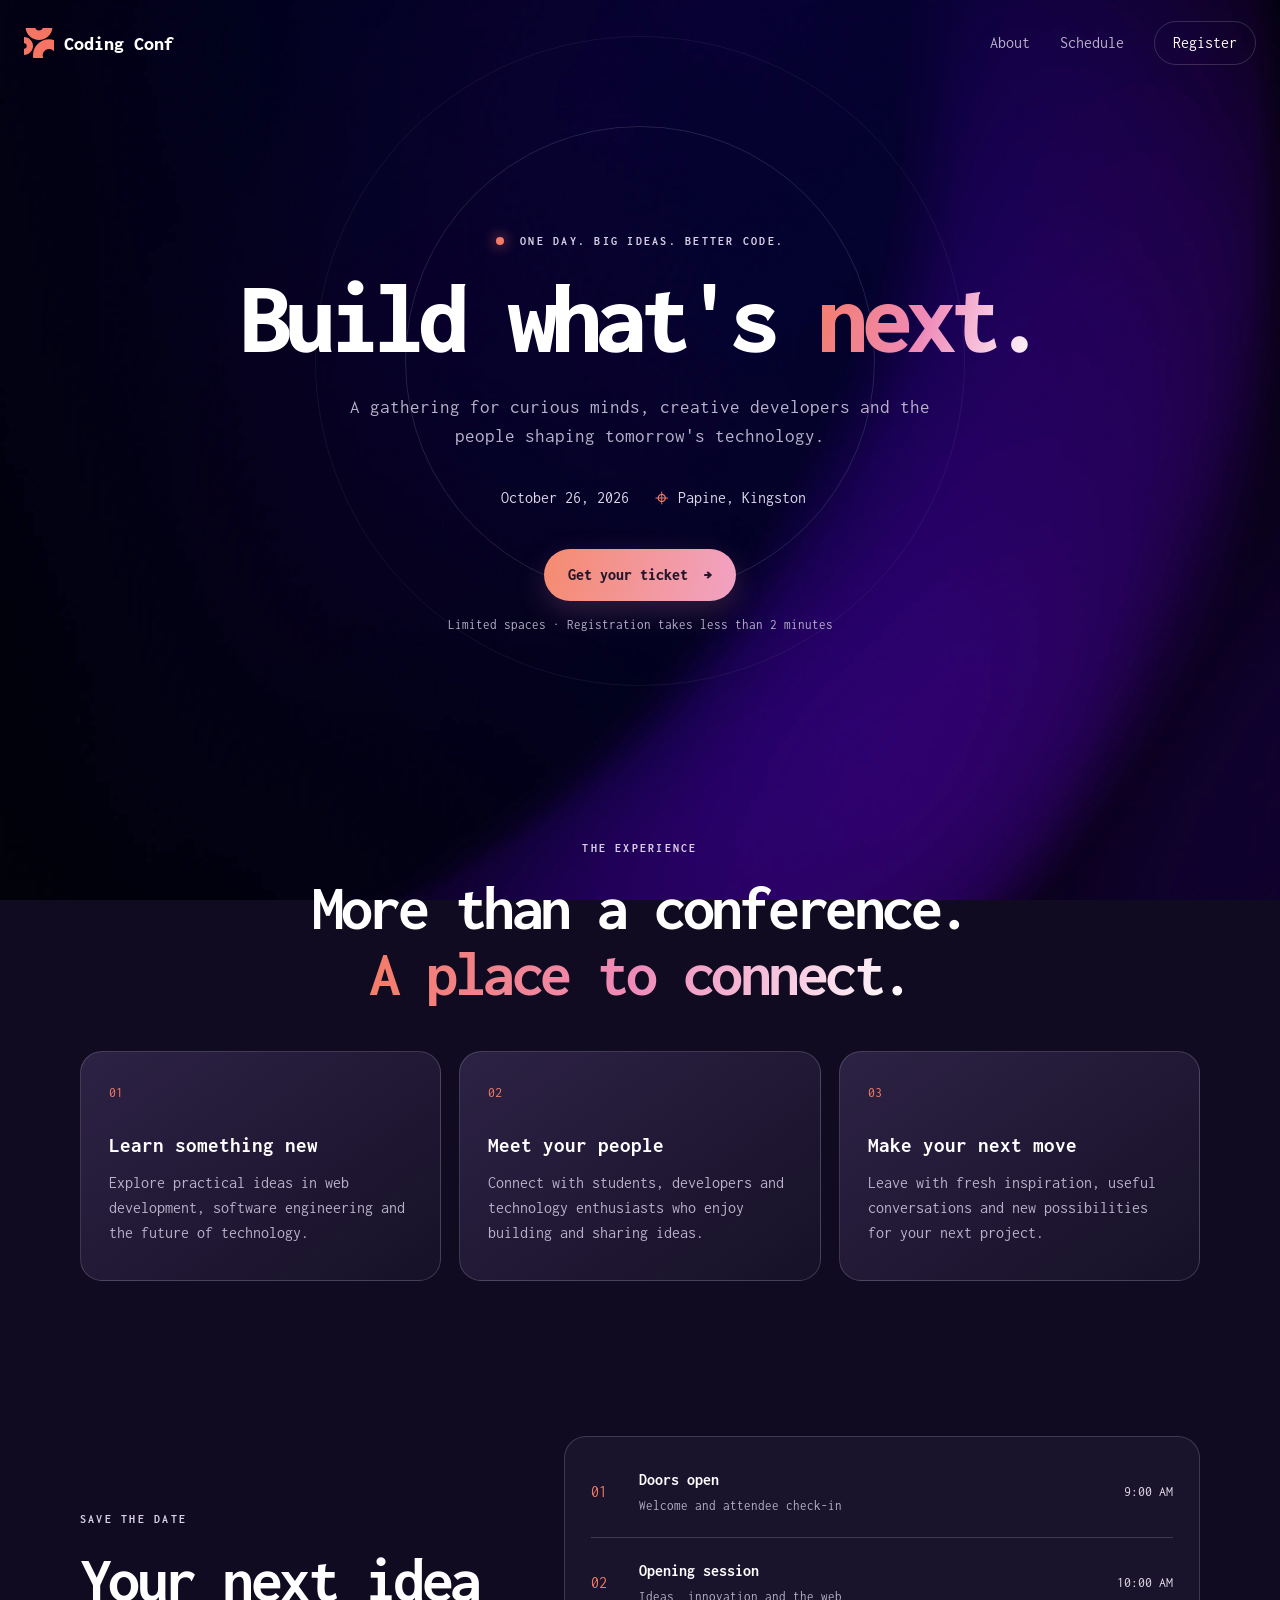
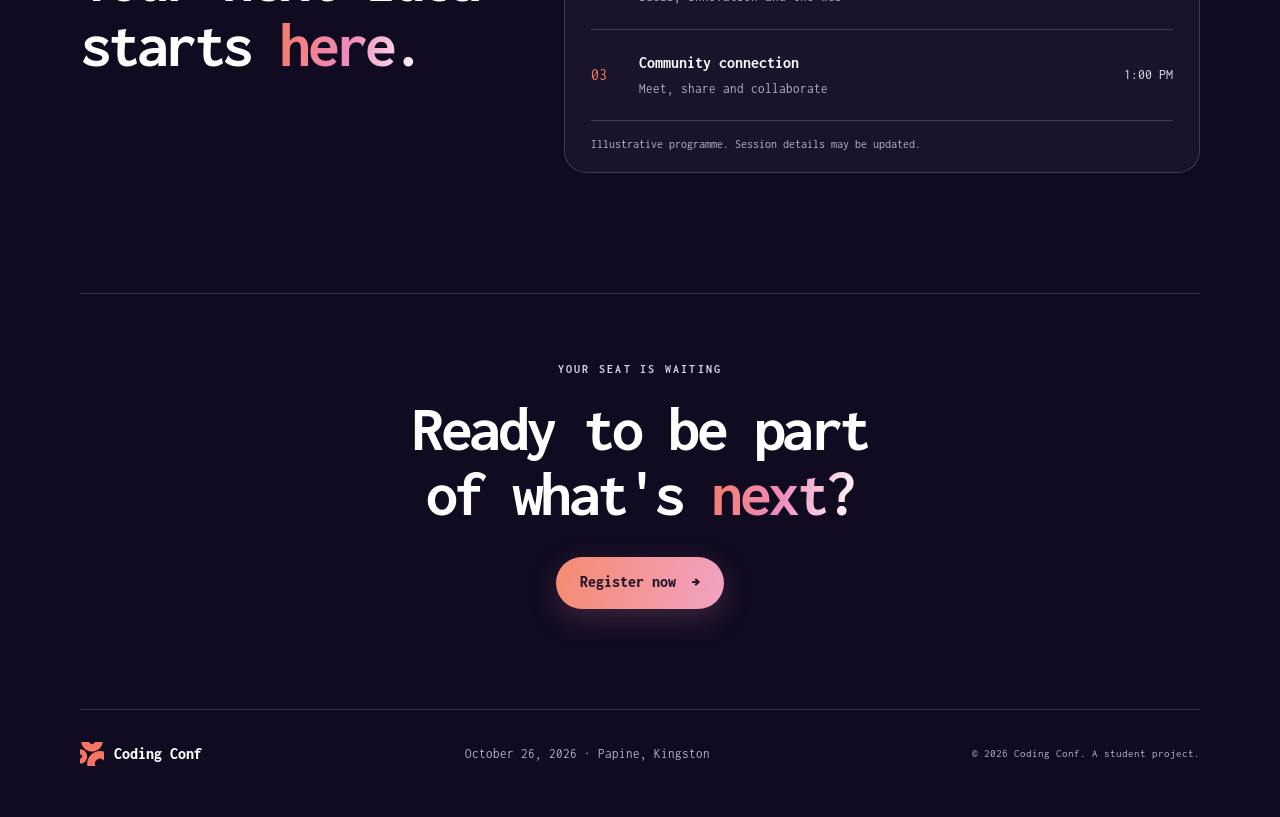
<file: index.html>
<!DOCTYPE html>
<html>
<head>
    <meta charset="UTF-8">
    <meta http-equiv="refresh" content="0; url=IA%232/HTML/index.html">
    <title>Coding Conf</title>
</head>
<body>
    <p>If you are not redirected, <a href="IA%232/HTML/index.html">click here</a>.</p>
</body>
</html>
</file>
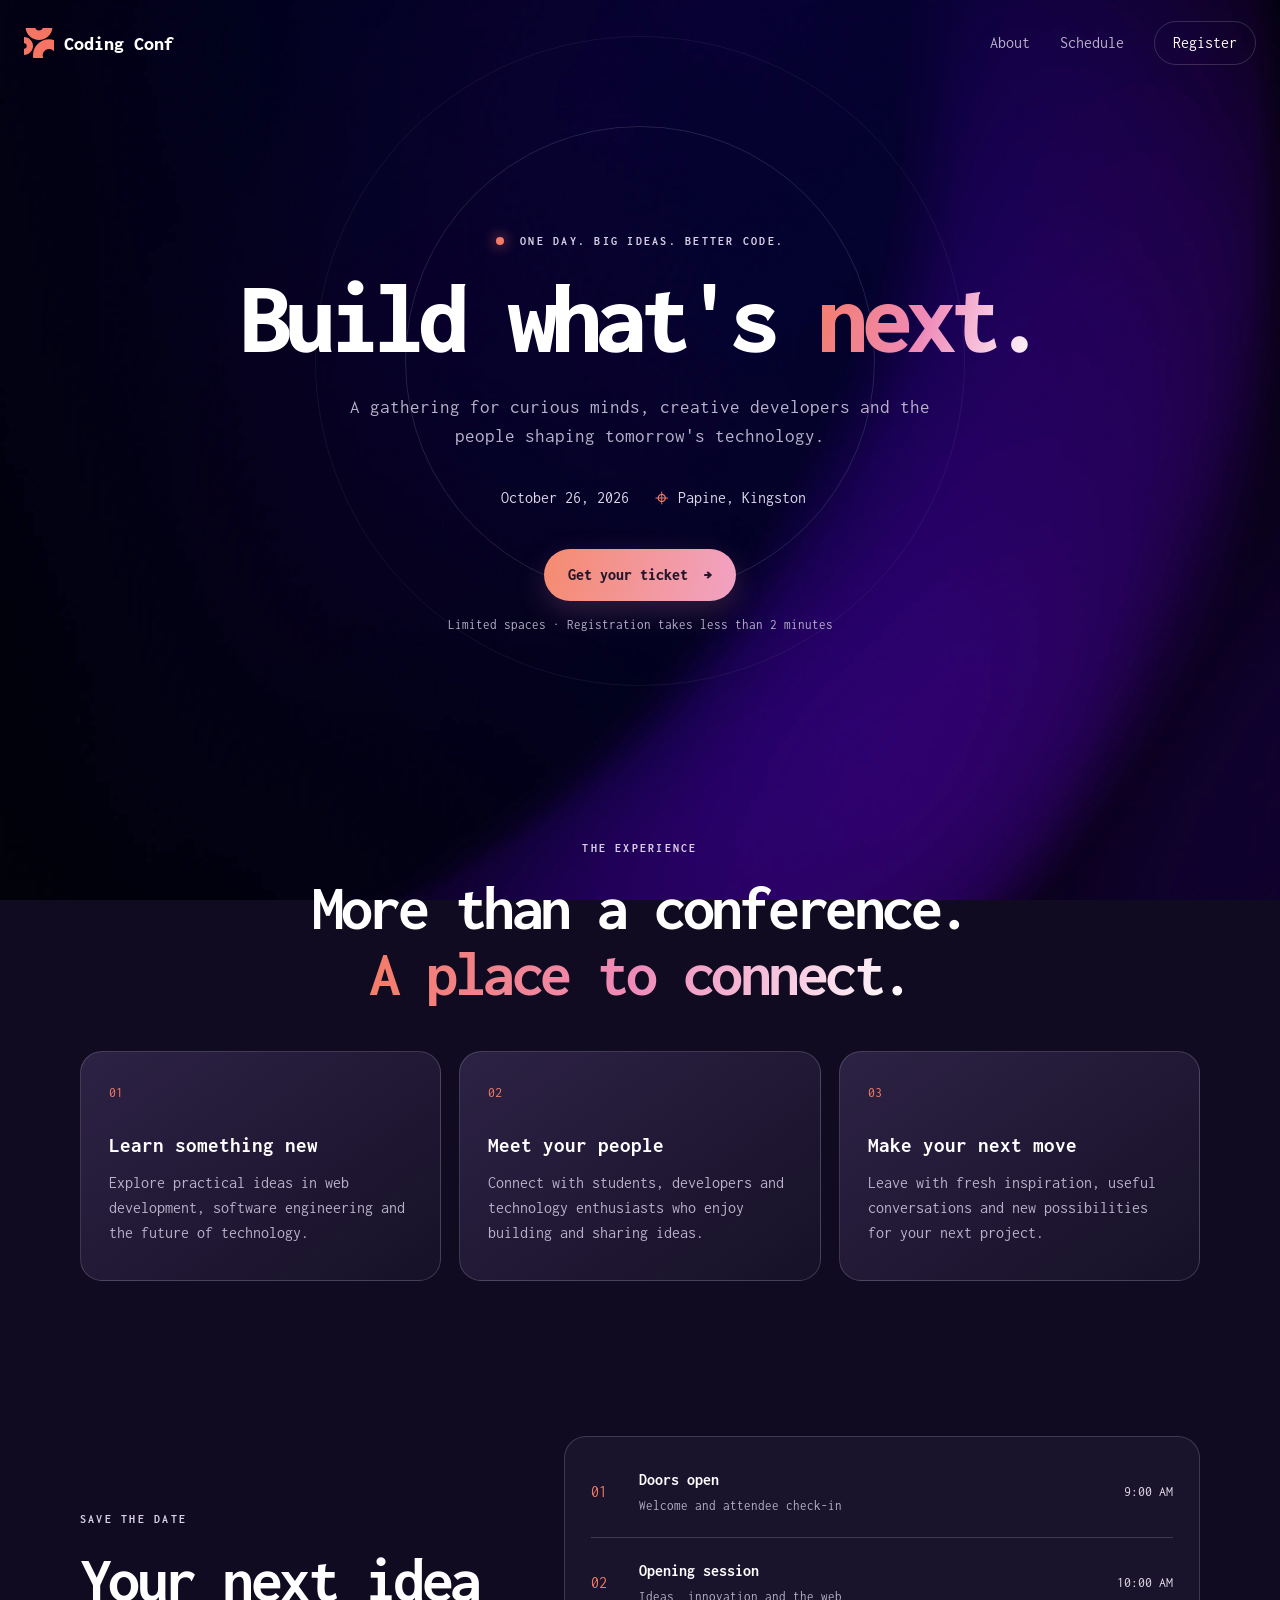
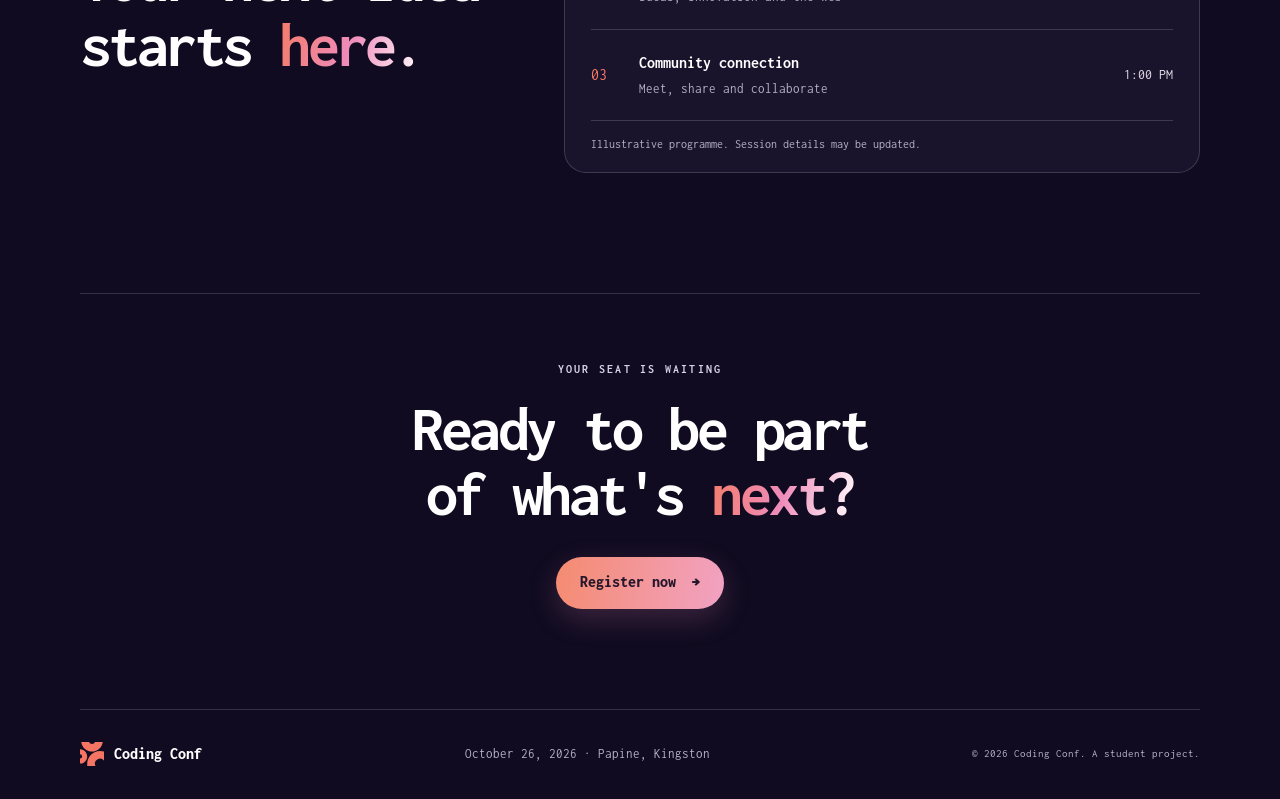
<file: IA#2/HTML/index.html>
<!--Rojaghn Murdock ID 2505175-->
<!--Web Programming IA#2-->
<!DOCTYPE html>
<html lang="en">
<head>
  <meta charset="UTF-8">
  <meta name="viewport" content="width=device-width, initial-scale=1.0">
  <meta name="description" content="Join Coding Conf 2026 in Papine, Kingston for a day of ideas, code and community.">
  <title>Coding Conf 2026 | Build what's next</title>
  <link rel="icon" href="../assets/images/favicon-32x32.png">
  <link rel="stylesheet" href="../css/styles.css">
</head>


<body class="site-shell landing-page">
  <header class="site-header">
    <a class="brand" href="index.html" aria-label="Coding Conf home">
      <img src="../assets/images/logo-mark.svg" alt="" class="brand-mark">
      <span>Coding Conf</span>
    </a>
    <nav aria-label="Main navigation">
      <a href="#about">About</a>
      <a href="#schedule">Schedule</a>
      <a class="nav-cta" href="login.html">Register</a>
    </nav>
  </header>

  <main>
    <section class="hero container">
      <p class="eyebrow"><span class="eyebrow-dot"></span> ONE DAY. BIG IDEAS. BETTER CODE.</p>
      <h1>Build what's <span class="gradient-text">next.</span></h1>
      <p class="hero-copy">A gathering for curious minds, creative developers and the people shaping tomorrow's technology.</p>
      <div class="event-meta">
        <span><img src="../assets/images/pattern-circle.svg" alt=""> October 26, 2026</span>
        <span><span class="pin-icon" aria-hidden="true">⌖</span> Papine, Kingston</span>
      </div>
      <a class="button button-primary" href="login.html">Get your ticket <span aria-hidden="true">→</span></a>
      <p class="hero-note">Limited spaces · Registration takes less than 2 minutes</p>
      <div class="hero-orbit orbit-one" aria-hidden="true"></div>
      <div class="hero-orbit orbit-two" aria-hidden="true"></div>
    </section>

    <section class="content-section container" id="about">
      <div class="section-heading">
        <p class="eyebrow">THE EXPERIENCE</p>
        <h2>More than a conference.<br><span class="gradient-text">A place to connect.</span></h2>
      </div>
      <div class="feature-grid">
        <article class="feature-card">
          <span class="feature-number">01</span>
          <h3>Learn something new</h3>
          <p>Explore practical ideas in web development, software engineering and the future of technology.</p>
        </article>
        <article class="feature-card">
          <span class="feature-number">02</span>
          <h3>Meet your people</h3>
          <p>Connect with students, developers and technology enthusiasts who enjoy building and sharing ideas.</p>
        </article>
        <article class="feature-card">
          <span class="feature-number">03</span>
          <h3>Make your next move</h3>
          <p>Leave with fresh inspiration, useful conversations and new possibilities for your next project.</p>
        </article>
      </div>
    </section>

    <section class="schedule-section container" id="schedule">
      <div>
        <p class="eyebrow">SAVE THE DATE</p>
        <h2>Your next idea<br>starts <span class="gradient-text">here.</span></h2>
      </div>
      <div class="schedule-panel">
        <div class="schedule-row"><span>01</span><div><strong>Doors open</strong><small>Welcome and attendee check-in</small></div><time>9:00 AM</time></div>
        <div class="schedule-row"><span>02</span><div><strong>Opening session</strong><small>Ideas, innovation and the web</small></div><time>10:00 AM</time></div>
        <div class="schedule-row"><span>03</span><div><strong>Community connection</strong><small>Meet, share and collaborate</small></div><time>1:00 PM</time></div>
        <p class="schedule-disclaimer">Illustrative programme. Session details may be updated.</p>
      </div>
    </section>

    <section class="closing-cta container">
      <p class="eyebrow">YOUR SEAT IS WAITING</p>
      <h2>Ready to be part<br>of what's <span class="gradient-text">next?</span></h2>
      <a class="button button-primary" href="login.html">Register now <span aria-hidden="true">→</span></a>
    </section>
  </main>

  <footer class="site-footer container">
    <a class="brand" href="index.html"><img src="../assets/images/logo-mark.svg" alt=""><span>Coding Conf</span></a>
    <p>October 26, 2026 · Papine, Kingston</p>
    <small>© 2026 Coding Conf. A student project.</small>
  </footer>
</body>
</html>
</file>
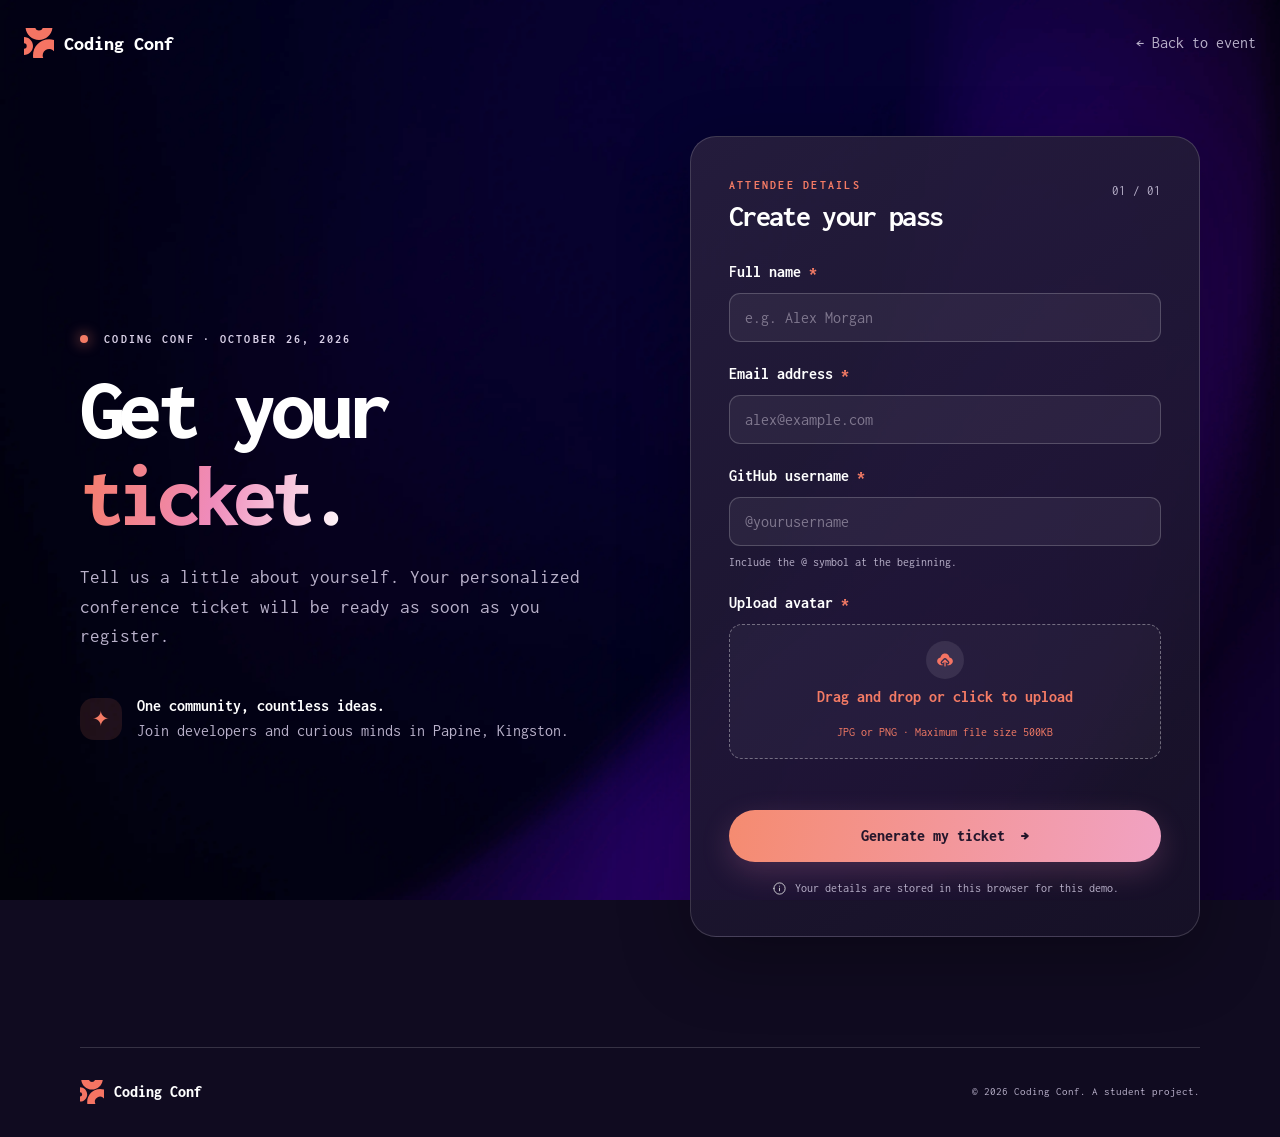
<file: IA#2/HTML/login.html>
<!--Rojaghn Murdock ID 2505175-->
<!--Web Programming IA#2-->
<!DOCTYPE html>
<html lang="en">
<head>
  <meta charset="UTF-8">
  <meta name="viewport" content="width=device-width, initial-scale=1.0">
  <meta name="description" content="Register for Coding Conf 2026 and create your digital ticket.">

  <title>Register | Coding Conf 2026</title>

  <link rel="icon" href="../assets/images/favicon-32x32.png">
  <link rel="stylesheet" href="../css/styles.css">

  <script src="../js/validation.js" defer></script>
</head>


<body class="site-shell form-page">

  <header class="site-header">
    <a class="brand" href="index.html" aria-label="Coding Conf home">
      <img src="../assets/images/logo-mark.svg" alt="" class="brand-mark">
      <span>Coding Conf</span>
    </a>

    <a class="back-link" href="index.html">← Back to event</a>
  </header>

  <main class="form-layout container">

    <section class="form-intro">
      <p class="eyebrow">
        <span class="eyebrow-dot"></span>
        CODING CONF · OCTOBER 26, 2026
      </p>

      <h1>Get your <span class="gradient-text">ticket.</span></h1>

      <p class="hero-copy">
        Tell us a little about yourself. Your personalized conference ticket
        will be ready as soon as you register.
      </p>

      <div class="form-side-note">
        <span class="note-icon">✦</span>
        <p>
          <strong>One community, countless ideas.</strong><br>
          Join developers and curious minds in Papine, Kingston.
        </p>
      </div>
    </section>

    <section class="form-card" aria-labelledby="form-title">

      <div class="form-card-heading">
        <div>
          <p class="eyebrow">ATTENDEE DETAILS</p>
          <h2 id="form-title">Create your pass</h2>
        </div>

        <span class="step-label">01 / 01</span>
      </div>

      <form id="registration-form" novalidate>

        <div class="field-group">
          <label for="fullName">Full name <span>*</span></label>

          <input
            id="fullName"
            name="fullName"
            type="text"
            placeholder="e.g. Alex Morgan"
            autocomplete="name"
            aria-describedby="nameError"
            required
          >

          <small class="error-message" id="nameError"></small>
        </div>

        <div class="field-group">
          <label for="email">Email address <span>*</span></label>

          <input
            id="email"
            name="email"
            type="email"
            placeholder="alex@example.com"
            autocomplete="email"
            aria-describedby="emailError"
            required
          >

          <small class="error-message" id="emailError"></small>
        </div>

        <div class="field-group">
          <label for="github">GitHub username <span>*</span></label>

          <input
            id="github"
            name="github"
            type="text"
            placeholder="@yourusername"
            autocomplete="off"
            aria-describedby="githubError"
            required
          >

          <small class="field-hint">
            Include the @ symbol at the beginning.
          </small>

          <small class="error-message" id="githubError"></small>
        </div>

        <div class="field-group">
          <label for="avatar">Upload avatar <span>*</span></label>

          <label class="upload-zone" for="avatar">
            <span class="upload-icon">
              <img src="../assets/images/icon-upload.svg" alt="">
            </span>

            <span class="upload-copy" id="uploadCopy">
              Drag and drop or click to upload
            </span>

            <span class="upload-subcopy">
              JPG or PNG · Maximum file size 500KB
            </span>
          </label>

          <input
            class="visually-hidden"
            id="avatar"
            name="avatar"
            type="file"
            accept=".jpg,.jpeg,.png,image/jpeg,image/png"
            aria-describedby="avatarError"
            required
          >

          <small class="error-message" id="avatarError"></small>
        </div>

        <p class="form-status" id="formStatus" role="status" aria-live="polite"></p>

        <button class="button button-primary submit-button" type="submit">
          Generate my ticket <span aria-hidden="true">→</span>
        </button>

        <p class="privacy-note">
          <img src="../assets/images/icon-info.svg" alt="">
          Your details are stored in this browser for this demo.
        </p>

      </form>
    </section>

  </main>

  <footer class="site-footer container compact-footer">
    <a class="brand" href="index.html">
      <img src="../assets/images/logo-mark.svg" alt="">
      <span>Coding Conf</span>
    </a>

    <small>© 2026 Coding Conf. A student project.</small>
  </footer>

</body>
</html>
</file>
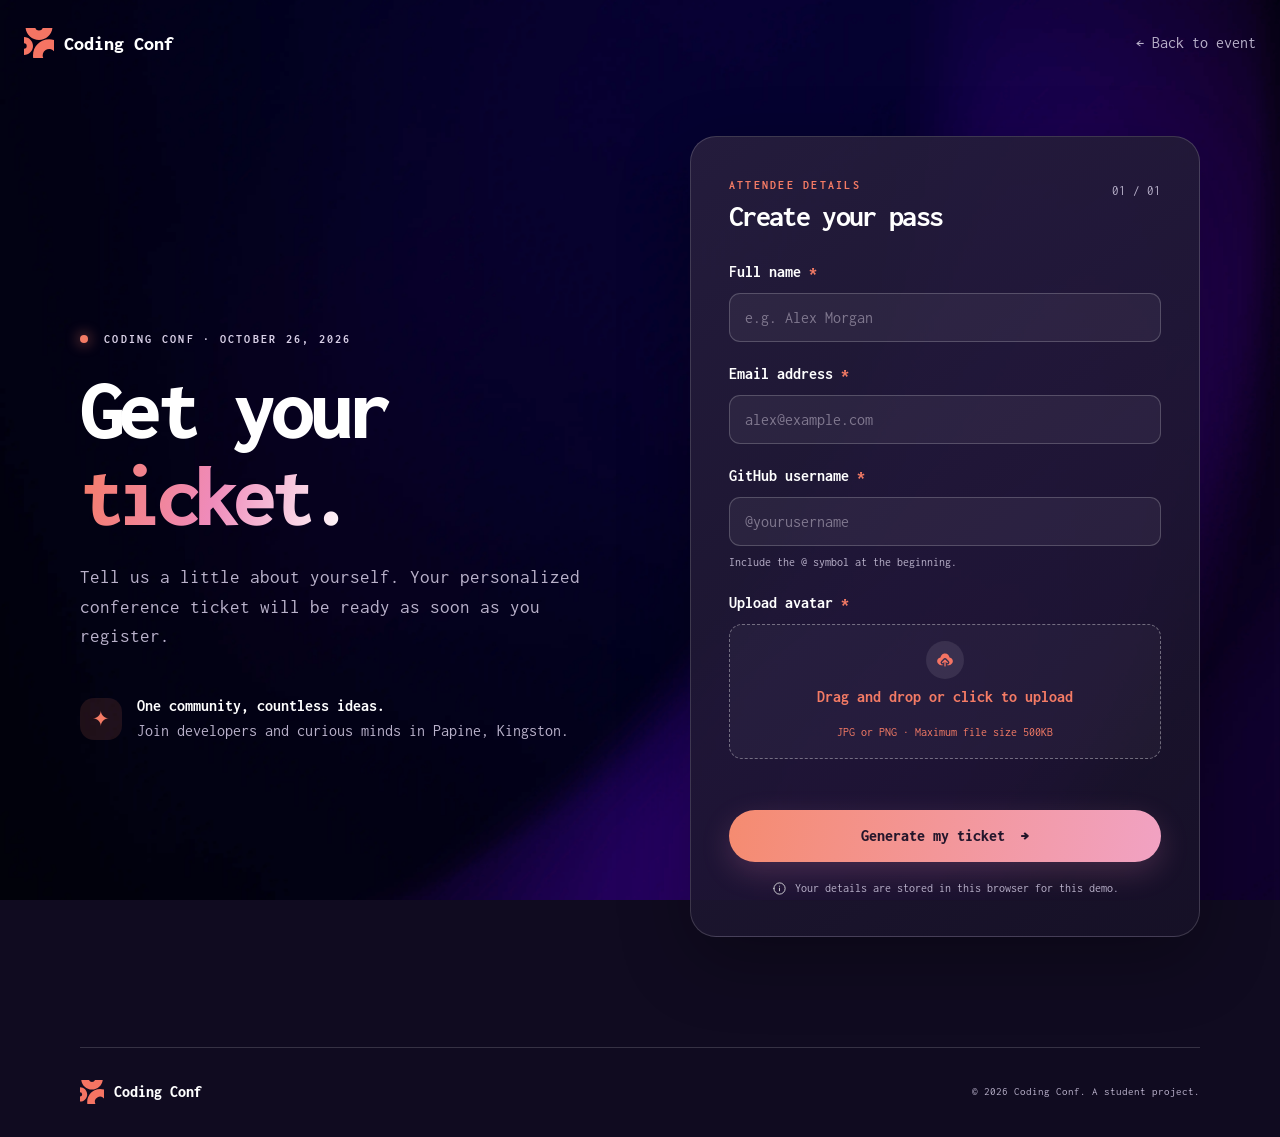
<file: IA#2/HTML/ticket.html>
<!--Rojaghn Murdock ID 2505175-->
<!--Web Programming IA#2-->
<!DOCTYPE html>
<html lang="en">
<head>
    <meta charset="UTF-8">
    <meta name="viewport" content="width=device-width, initial-scale=1.0">

    <title>Your Ticket | Coding Conf 2026</title>

    <link rel="stylesheet" href="../css/styles.css">
    <script src="../js/ticket.js" defer></script>
</head>


<body class="site-shell ticket-page">

    <header class="site-header">
        <a class="brand" href="index.html">
            <img src="../assets/images/logo-mark.svg" alt="">
            <span>Coding Conf</span>
        </a>

        <a class="back-link" href="index.html">← Back to home</a>
    </header>

    <main class="ticket-container container">

        <section class="ticket-heading">
            <p class="eyebrow">CODING CONF 2026</p>

            <h1>
                Congrats, <span id="ticketName" class="gradient-text">Attendee</span>!
            </h1>

            <p class="hero-copy">
                Your ticket is ready. We can't wait to see you at Coding Conf.
            </p>
        </section>

        <section class="ticket-card" aria-label="Conference admission ticket">

            <div class="ticket-main">

                <div class="ticket-brand">
                    <img src="../assets/images/logo-mark.svg" alt="">
                    <div>
                        <h2>Coding Conf</h2>
                        <p>OCTOBER 26, 2026 / KINGSTON, JAMAICA</p>
                    </div>
                </div>

                <div class="ticket-attendee">

                    <img
                        id="ticketAvatar"
                        class="ticket-avatar"
                        src="../assets/images/image-avatar.jpg"
                        alt="Attendee avatar"
                    >

                    <div>
                        <h3 id="displayName">Attendee Name</h3>
                        <p id="displayGithub">@username</p>
                    </div>

                </div>

                <p class="ticket-email" id="displayEmail">
                    attendee@example.com
                </p>

            </div>

            <div class="ticket-stub">

                <p class="ticket-number-label">TICKET NUMBER</p>

                <h3 id="ticketNumber">#000000</h3>

                <div class="barcode" aria-label="Decorative barcode">
                    || ||| || |||| | ||| || ||||
                </div>

                <p class="ticket-type">GENERAL ADMISSION</p>

            </div>

        </section>

        <div class="ticket-actions">
            <button
                type="button"
                class="button button-primary"
                onclick="window.print()"
            >
                Print ticket
            </button>

            <a href="index.html" class="button button-secondary">
                Return home
            </a>
        </div>

        <p id="ticketMessage" class="form-status" role="status"></p>

    </main>

    <footer class="site-footer container compact-footer">
        <a class="brand" href="index.html">
            <img src="../assets/images/logo-mark.svg" alt="">
            <span>Coding Conf</span>
        </a>

        <small>© 2026 Coding Conf. A student project.</small>
    </footer>

</body>
</html>
</file>
<file: IA#2/css/styles.css>
@import url('https://fonts.googleapis.com/css2?family=Inconsolata:wght@400;500;600;700;800&display=swap');

:root {
    --bg: #100b20;
    --surface: #211936;
    --text: #ffffff;
    --muted: #b9b1ca;
    --orange: #f47b65;
    --pink: #ef8bba;
    --purple: #a78bfa;
    --border: rgba(255, 255, 255, 0.16);
    --gradient: linear-gradient(105deg, #f47b65, #ef8bba, #ffffff);
    --content: 1120px;
}

* {
    box-sizing: border-box;
}

html {
    scroll-behavior: smooth;
}

body {
    margin: 0;
    min-width: 320px;
    color: var(--text);
    background-color: var(--bg);
    font-family: 'Inconsolata', monospace;
    line-height: 1.55;
    background-image: url('../assets/images/background-desktop.png');
    background-position: top center;
    background-size: cover;
    background-attachment: fixed;
}

img {
    max-width: 100%;
    display: block;
}

a {
    color: inherit;
}

button,
input {
    font: inherit;
}

.site-shell {
    min-height: 100vh;
    overflow: hidden;
    position: relative;
}

.container {
    width: min(calc(100% - 48px), var(--content));
    margin-inline: auto;
}


/* 2. HEADER AND NAVIGATION */

.site-header {
    width: min(calc(100% - 48px), 1240px);
    margin: 0 auto;
    min-height: 86px;
    display: flex;
    align-items: center;
    justify-content: space-between;
    gap: 24px;
}

.brand {
    display: inline-flex;
    align-items: center;
    gap: 10px;
    text-decoration: none;
    font-size: 1.25rem;
    font-weight: 800;
}

.brand img {
    width: 30px;
    height: 30px;
}

.site-header nav {
    display: flex;
    align-items: center;
    gap: 30px;
}

.site-header nav a,
.back-link {
    color: var(--muted);
    text-decoration: none;
    transition: color 0.2s ease;
}

.site-header nav a:hover,
.back-link:hover {
    color: white;
}

.site-header nav .nav-cta {
    border: 1px solid var(--border);
    padding: 9px 18px;
    border-radius: 999px;
    color: white;
}


/* 3. HEADINGS AND TEXT */

h1,
h2,
h3,
p {
    margin-top: 0;
}

h1 {
    font-size: clamp(3.1rem, 8vw, 6.4rem);
    line-height: 0.98;
    letter-spacing: -0.065em;
    margin-bottom: 24px;
    font-weight: 800;
}

h2 {
    font-size: clamp(2.3rem, 5vw, 4.1rem);
    line-height: 1.02;
    letter-spacing: -0.055em;
    margin-bottom: 22px;
}

.gradient-text {
    color: var(--pink);
    background: var(--gradient);
    -webkit-background-clip: text;
    background-clip: text;
    -webkit-text-fill-color: transparent;
}

.eyebrow {
    color: #d9d0e7;
    font-size: 0.78rem;
    font-weight: 700;
    letter-spacing: 0.18em;
    margin-bottom: 18px;
}

.eyebrow-dot {
    display: inline-block;
    width: 8px;
    height: 8px;
    margin-right: 8px;
    border-radius: 50%;
    background: var(--orange);
    box-shadow: 0 0 14px var(--orange);
}

.hero-copy {
    max-width: 600px;
    margin: 0 auto 25px;
    color: var(--muted);
    font-size: clamp(1rem, 2vw, 1.2rem);
}


/* 4. BUTTONS */

.button {
    min-height: 52px;
    display: inline-flex;
    align-items: center;
    justify-content: center;
    gap: 16px;
    padding: 13px 24px;
    border: 0;
    border-radius: 999px;
    text-decoration: none;
    font-weight: 800;
    cursor: pointer;
    transition: transform 0.2s ease, box-shadow 0.2s ease;
}

.button:hover {
    transform: translateY(-3px);
}

.button-primary {
    color: #24162b;
    background: linear-gradient(100deg, #f58b70, #f1a2c3);
    box-shadow: 0 10px 30px rgba(239, 139, 186, 0.2);
}

.button-primary:hover {
    box-shadow: 0 14px 36px rgba(239, 139, 186, 0.32);
}

.button-secondary {
    color: white;
    background: rgba(255, 255, 255, 0.08);
    border: 1px solid var(--border);
}

.button:focus-visible,
a:focus-visible,
input:focus-visible {
    outline: 3px solid white;
    outline-offset: 4px;
}


/* 5. HOMEPAGE HERO */

.hero {
    position: relative;
    text-align: center;
    padding: clamp(82px, 12vw, 145px) 0 120px;
    isolation: isolate;
}

.event-meta {
    display: flex;
    justify-content: center;
    flex-wrap: wrap;
    gap: 12px 26px;
    margin: 28px 0 32px;
    color: #ddd6e8;
}

.event-meta span {
    display: inline-flex;
    align-items: center;
    gap: 9px;
}

.event-meta img {
    width: 18px;
    height: 18px;
}

.pin-icon {
    color: var(--orange);
    font-size: 1.5rem;
}

.hero-note {
    margin-top: 14px;
    font-size: 0.8rem;
    color: var(--muted);
}

.hero-orbit {
    position: absolute;
    border: 1px solid rgba(255, 255, 255, 0.12);
    border-radius: 50%;
    z-index: -1;
    pointer-events: none;
}

.orbit-one {
    width: 470px;
    height: 470px;
    top: 40px;
    left: 50%;
    transform: translateX(-50%);
}

.orbit-two {
    width: 650px;
    height: 650px;
    top: -50px;
    left: 50%;
    transform: translateX(-50%);
    border-color: rgba(255, 255, 255, 0.06);
}


/* 6. HOMEPAGE CONTENT */

.content-section {
    padding: 70px 0 115px;
}

.section-heading {
    text-align: center;
    margin-bottom: 45px;
}

.feature-grid {
    display: grid;
    grid-template-columns: repeat(3, 1fr);
    gap: 18px;
}

.feature-card {
    min-height: 230px;
    padding: 28px;
    border: 1px solid var(--border);
    border-radius: 22px;
    background: linear-gradient(145deg, rgba(54, 42, 80, 0.76), rgba(25, 19, 43, 0.72));
    transition: transform 0.25s ease;
}

.feature-card:hover {
    transform: translateY(-6px);
}

.feature-number {
    display: inline-block;
    color: var(--orange);
    font-size: 0.85rem;
    margin-bottom: 26px;
}

.feature-card h3 {
    font-size: 1.3rem;
    margin-bottom: 10px;
}

.feature-card p {
    color: var(--muted);
    margin-bottom: 0;
}


/* 7. CONFERENCE SCHEDULE */

.schedule-section {
    padding: 40px 0 120px;
    display: grid;
    grid-template-columns: 0.8fr 1.2fr;
    align-items: center;
    gap: 60px;
}

.schedule-panel {
    border: 1px solid var(--border);
    border-radius: 22px;
    padding: 10px 26px 18px;
    background: rgba(29, 22, 48, 0.78);
}

.schedule-row {
    display: grid;
    grid-template-columns: 32px 1fr auto;
    align-items: center;
    gap: 16px;
    padding: 21px 0;
    border-bottom: 1px solid var(--border);
}

.schedule-row > span {
    color: var(--orange);
}

.schedule-row strong,
.schedule-row small {
    display: block;
}

.schedule-row small {
    color: var(--muted);
    margin-top: 3px;
}

.schedule-row time {
    color: #e5dce9;
    font-size: 0.9rem;
}

.schedule-disclaimer {
    color: var(--muted);
    font-size: 0.75rem;
    margin: 14px 0 0;
}


/* 8. CLOSING SECTION */

.closing-cta {
    text-align: center;
    padding: 65px 24px 100px;
    border-top: 1px solid var(--border);
}

.closing-cta h2 {
    margin-bottom: 30px;
}


/* 9. REGISTRATION PAGE */

.form-layout {
    min-height: calc(100vh - 180px);
    display: grid;
    grid-template-columns: 1fr minmax(340px, 510px);
    align-items: center;
    gap: clamp(40px, 8vw, 110px);
    padding-block: 50px 80px;
}

.form-intro h1 {
    font-size: clamp(3.4rem, 7vw, 5.5rem);
}

.form-intro .hero-copy {
    margin-left: 0;
}

.form-side-note {
    display: flex;
    align-items: center;
    gap: 15px;
    margin-top: 42px;
    color: var(--muted);
}

.form-side-note p {
    margin: 0;
}

.form-side-note strong {
    color: white;
}

.note-icon {
    display: grid;
    place-items: center;
    flex: 0 0 42px;
    height: 42px;
    border-radius: 14px;
    color: var(--orange);
    background: rgba(244, 123, 101, 0.12);
    font-size: 1.3rem;
}

.form-card {
    padding: clamp(24px, 4vw, 38px);
    border: 1px solid var(--border);
    border-radius: 26px;
    background: linear-gradient(145deg, rgba(39, 30, 62, 0.92), rgba(23, 17, 39, 0.9));
    box-shadow: 0 24px 70px rgba(0, 0, 0, 0.28);
}

.form-card-heading {
    display: flex;
    justify-content: space-between;
    align-items: flex-start;
    gap: 14px;
    margin-bottom: 28px;
}

.form-card-heading .eyebrow {
    color: var(--orange);
    margin-bottom: 7px;
}

.form-card-heading h2 {
    font-size: 1.9rem;
    margin: 0;
}

.step-label {
    color: var(--muted);
    font-size: 0.8rem;
    padding-top: 6px;
}


/* 10. FORM INPUTS */

.field-group {
    margin-bottom: 20px;
}

.field-group > label:first-child {
    display: block;
    font-weight: 700;
    margin-bottom: 8px;
}

.field-group label span {
    color: var(--orange);
}

.field-group input:not([type="file"]) {
    width: 100%;
    height: 49px;
    padding: 0 15px;
    border: 1px solid rgba(255, 255, 255, 0.2);
    border-radius: 11px;
    color: white;
    background: rgba(255, 255, 255, 0.055);
    transition: border-color 0.2s ease;
}

.field-group input::placeholder {
    color: #80788f;
}

.field-group input:focus {
    outline: 0;
    border-color: var(--pink);
}

.field-group input[aria-invalid="true"] {
    border-color: #ff7e86;
}

.field-hint,
.upload-subcopy {
    display: block;
    color: var(--muted);
    font-size: 0.78rem;
    margin-top: 6px;
}

.error-message {
    display: block;
    color: #ff9298;
    font-size: 0.8rem;
    margin-top: 5px;
}

.upload-zone {
    min-height: 135px;
    display: flex;
    flex-direction: column;
    align-items: center;
    justify-content: center;
    gap: 6px;
    padding: 16px;
    border: 1px dashed rgba(255, 255, 255, 0.36);
    border-radius: 13px;
    background: rgba(255, 255, 255, 0.035);
    text-align: center;
    cursor: pointer;
    transition: border-color 0.2s ease;
}

.upload-zone:hover {
    border-color: var(--pink);
}

.upload-icon {
    display: grid;
    place-items: center;
    width: 38px;
    height: 38px;
    border-radius: 50%;
    background: rgba(255, 255, 255, 0.09);
}

.upload-icon img {
    width: 20px;
    height: 20px;
}

.upload-copy {
    font-weight: 700;
}

.visually-hidden {
    position: absolute;
    width: 1px;
    height: 1px;
    padding: 0;
    margin: -1px;
    overflow: hidden;
    clip: rect(0, 0, 0, 0);
    white-space: nowrap;
    border: 0;
}

.form-status {
    min-height: 18px;
    color: #ff9298;
    font-size: 0.82rem;
}

.submit-button {
    width: 100%;
}

.privacy-note {
    display: flex;
    align-items: center;
    justify-content: center;
    gap: 8px;
    margin: 17px 0 0;
    color: var(--muted);
    font-size: 0.75rem;
}

.privacy-note img {
    width: 15px;
    height: 15px;
}


/* 11. TICKET PAGE */

.ticket-container {
    padding-top: 65px;
    padding-bottom: 75px;
}

.ticket-heading {
    text-align: center;
    margin-bottom: 45px;
}

.ticket-heading h1 {
    font-size: clamp(2.8rem, 6vw, 4.7rem);
}

.ticket-card {
    width: min(100%, 690px);
    min-height: 280px;
    margin: 0 auto;
    display: grid;
    grid-template-columns: 1fr 150px;
    border: 1px solid rgba(255, 255, 255, 0.34);
    border-radius: 20px;
    overflow: hidden;
    background: linear-gradient(125deg, rgba(72, 55, 94, 0.92), rgba(33, 25, 53, 0.92));
    box-shadow: 0 22px 65px rgba(0, 0, 0, 0.34);
}

.ticket-main {
    padding: 30px;
    background-image: url('../assets/images/pattern-ticket.svg');
    background-position: center;
    background-size: cover;
}

.ticket-brand {
    display: flex;
    align-items: center;
    gap: 12px;
    margin-bottom: 35px;
}

.ticket-brand img {
    width: 38px;
    height: 38px;
}

.ticket-brand h2 {
    font-size: 1.35rem;
    margin: 0;
}

.ticket-brand p {
    color: var(--muted);
    font-size: 0.75rem;
    margin: 3px 0 0;
}

.ticket-attendee {
    display: flex;
    align-items: center;
    gap: 15px;
}

.ticket-avatar {
    width: 65px;
    height: 65px;
    border-radius: 12px;
    object-fit: cover;
    border: 1px solid rgba(255, 255, 255, 0.5);
}

.ticket-attendee h3 {
    font-size: 1.3rem;
    margin: 0 0 4px;
}

.ticket-attendee p {
    color: var(--muted);
    margin: 0;
}

.ticket-email {
    color: var(--muted);
    font-size: 0.8rem;
    margin: 12px 0 0 80px;
}

.ticket-stub {
    display: flex;
    flex-direction: column;
    align-items: center;
    justify-content: center;
    gap: 15px;
    padding: 20px 12px;
    border-left: 1px dashed rgba(255, 255, 255, 0.4);
    background: rgba(255, 255, 255, 0.035);
}

.ticket-number-label {
    color: var(--muted);
    letter-spacing: 0.12em;
    font-size: 0.7rem;
    text-align: center;
    margin: 0;
}

.ticket-stub h3 {
    color: var(--pink);
    font-size: 1.4rem;
    margin: 0;
}

.barcode {
    writing-mode: vertical-rl;
    color: white;
    letter-spacing: 0.1em;
    font-size: 1.4rem;
}

.ticket-type {
    color: var(--muted);
    font-size: 0.65rem;
    text-align: center;
    margin: 0;
}

.ticket-actions {
    display: flex;
    justify-content: center;
    gap: 12px;
    margin-top: 30px;
    flex-wrap: wrap;
}


/* 12. FOOTER */

.site-footer {
    min-height: 90px;
    display: flex;
    align-items: center;
    justify-content: space-between;
    gap: 20px;
    border-top: 1px solid var(--border);
    color: var(--muted);
    font-size: 0.82rem;
}

.site-footer .brand {
    color: white;
    font-size: 1rem;
}

.site-footer .brand img {
    width: 24px;
    height: 24px;
}

.site-footer p {
    margin: 0;
}

.compact-footer {
    margin-top: 30px;
}


/* 13. TABLET RESPONSIVENESS */

@media (max-width: 760px) {

    body {
        background-image: url('../assets/images/background-tablet.png');
    }

    .container,
    .site-header {
        width: min(calc(100% - 36px), var(--content));
    }

    .hero {
        padding-top: 100px;
    }

    .feature-grid {
        grid-template-columns: 1fr;
    }

    .feature-card {
        min-height: auto;
    }

    .schedule-section {
        grid-template-columns: 1fr;
        gap: 24px;
        padding-bottom: 80px;
    }

    .form-layout {
        grid-template-columns: 1fr;
        gap: 34px;
        max-width: 570px;
    }

    .form-intro {
        text-align: center;
    }

    .form-intro .hero-copy {
        margin-inline: auto;
    }

    .form-side-note {
        justify-content: center;
        text-align: left;
        margin-top: 24px;
    }

    .site-footer {
        flex-wrap: wrap;
        padding-block: 20px;
    }
}


/* 14. MOBILE RESPONSIVENESS */

@media (max-width: 480px) {

    body {
        background-image: url('../assets/images/background-mobile.png');
    }

    .site-header {
        min-height: 72px;
    }

    .site-header nav {
        gap: 13px;
    }

    .site-header nav a {
        font-size: 0.82rem;
    }

    .site-header nav a:not(.nav-cta) {
        display: none;
    }

    .brand {
        font-size: 1.08rem;
    }

    .hero {
        padding: 90px 0 80px;
    }

    .orbit-one {
        width: 300px;
        height: 300px;
        top: 65px;
    }

    .orbit-two {
        width: 420px;
        height: 420px;
        top: 5px;
    }

    .event-meta {
        flex-direction: column;
        align-items: center;
        gap: 8px;
    }

    .content-section {
        padding: 50px 0 75px;
    }

    .schedule-row {
        grid-template-columns: 24px 1fr;
    }

    .schedule-row time {
        grid-column: 2;
    }

    .closing-cta {
        padding: 55px 0 75px;
    }

    .site-footer {
        justify-content: center;
        text-align: center;
    }

    .site-footer p {
        width: 100%;
    }

    .form-layout {
        padding-top: 30px;
    }

    .form-card {
        padding: 22px 18px;
    }

    .form-card-heading h2 {
        font-size: 1.65rem;
    }

    .ticket-container {
        padding-top: 35px;
    }

    .ticket-card {
        grid-template-columns: 1fr 85px;
        min-height: 250px;
    }

    .ticket-main {
        padding: 22px 17px;
    }

    .ticket-brand h2 {
        font-size: 1.1rem;
    }

    .ticket-brand p {
        font-size: 0.65rem;
    }

    .ticket-avatar {
        width: 45px;
        height: 45px;
    }

    .ticket-attendee h3 {
        font-size: 1rem;
    }

    .ticket-email {
        margin-left: 60px;
        font-size: 0.7rem;
    }

    .ticket-stub {
        padding-inline: 6px;
    }

    .ticket-actions {
        flex-direction: column;
        align-items: stretch;
    }
}


/* 15. REDUCED MOTION */

@media (prefers-reduced-motion: reduce) {

    *,
    *::before,
    *::after {
        scroll-behavior: auto !important;
        transition-duration: 0.01ms !important;
    }
}


/* 16. PRINT SETTINGS */

@media print {

    body {
        background: white !important;
        color: #171023 !important;
    }

    .site-header,
    .site-footer,
    .ticket-actions {
        display: none !important;
    }

    .ticket-container {
        padding: 20px;
    }

    .ticket-card {
        print-color-adjust: exact;
        -webkit-print-color-adjust: exact;
    }
}
html{
     overflow-y: auto;
}
</file>
